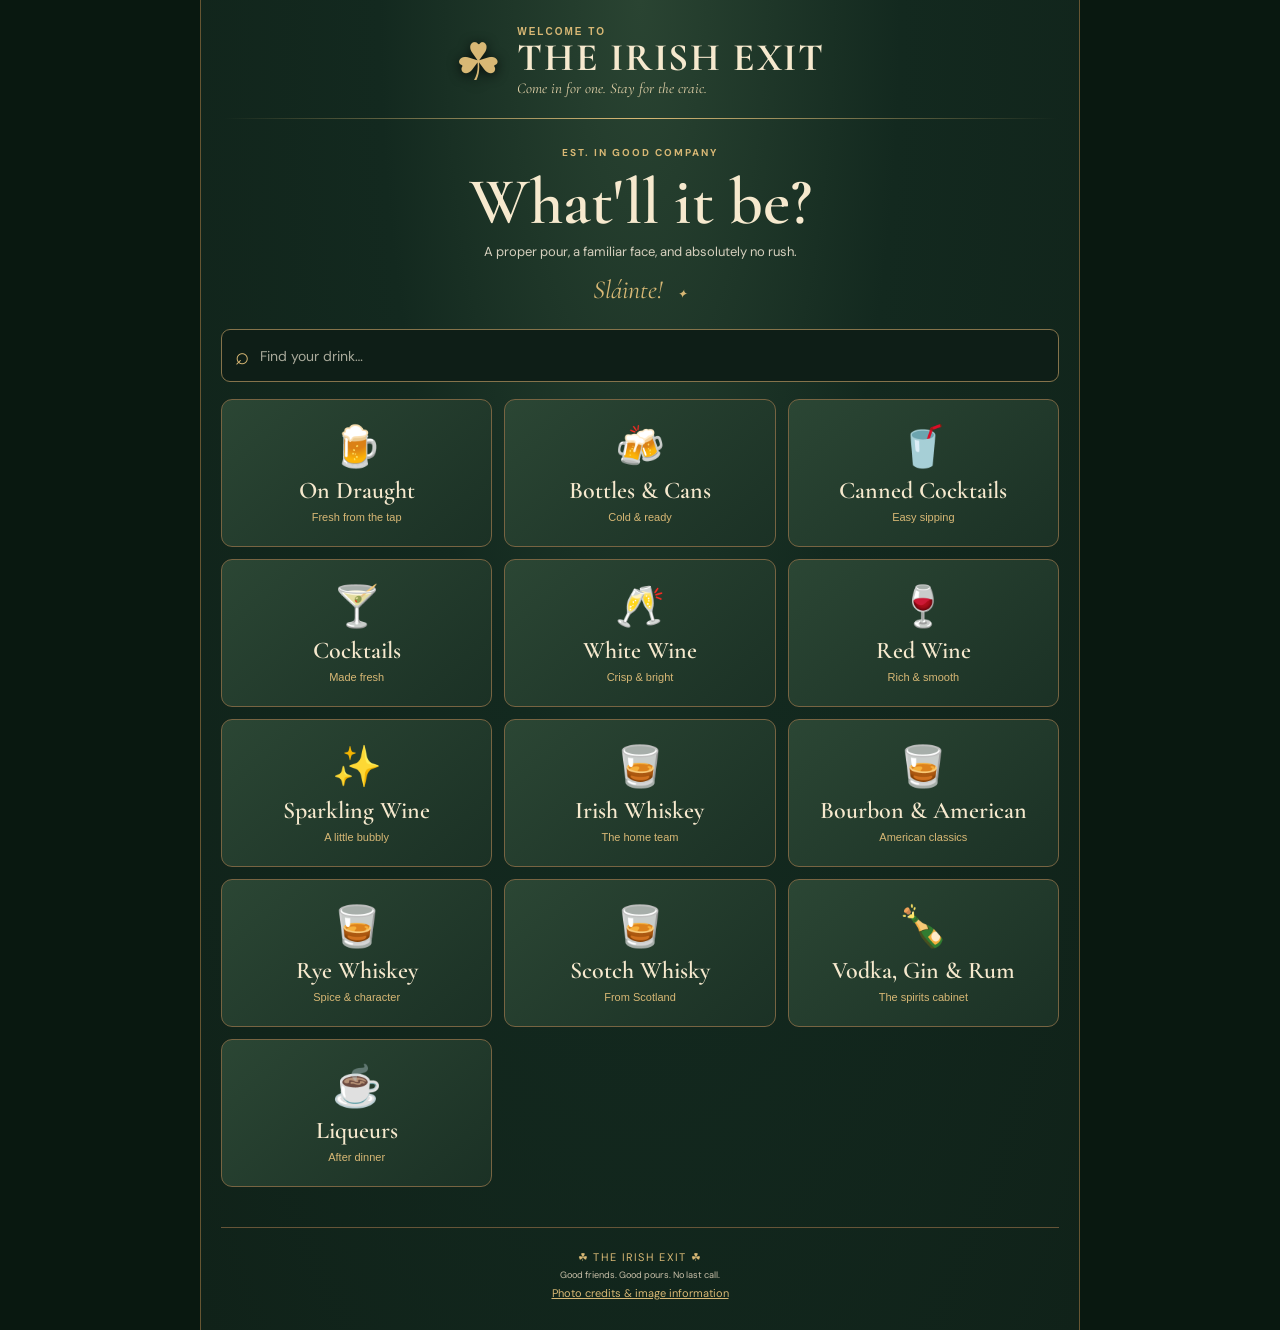
<file: index.html>
<!doctype html><html lang="en"><head><meta charset="utf-8"><meta name="viewport" content="width=device-width,initial-scale=1,viewport-fit=cover"><meta name="theme-color" content="#12251e"><meta name="description" content="The Irish Exit — a proper drink awaits."><link rel="manifest" href="manifest.webmanifest"><link rel="icon" href="icon.svg" type="image/svg+xml"><title>The Irish Exit · Drinks Menu</title><link rel="stylesheet" href="style.css"></head><body><div class="frame"><header><button class="brand" id="home" aria-label="Return to home"><span class="crest">☘</span><span><small>WELCOME TO</small><strong>THE IRISH EXIT</strong><em>Come in for one. Stay for the craic.</em></span></button><div class="rule"></div></header><main><section class="intro" id="intro"><div class="eyebrow">EST. IN GOOD COMPANY</div><h1>What'll it be?</h1><p>A proper pour, a familiar face, and absolutely no rush.</p><div class="signature">Sláinte! <span>✦</span></div></section><div class="toolbar"><button id="back" class="back hidden">← All categories</button><label class="search"><span>⌕</span><input id="search" placeholder="Find your drink…" autocomplete="off" aria-label="Search drinks"></label></div><div id="view"></div></main><footer><span>☘ THE IRISH EXIT ☘</span><small>Good friends. Good pours. No last call.</small><a href="photo-credits.html">Photo credits &amp; image information</a></footer></div><dialog id="detail"><div class="modal"><button id="close" class="close" aria-label="Close">×</button><div class="drink-art" id="art"></div><div class="eyebrow" id="detail-cat"></div><h2 id="detail-title"></h2><p id="detail-description"></p><div id="ingredients-wrap"><h3>WHAT'S IN IT</h3><p id="detail-ingredients"></p></div><button class="done" id="done">Back to menu</button></div></dialog><script src="app.js"></script></body></html>
</file>
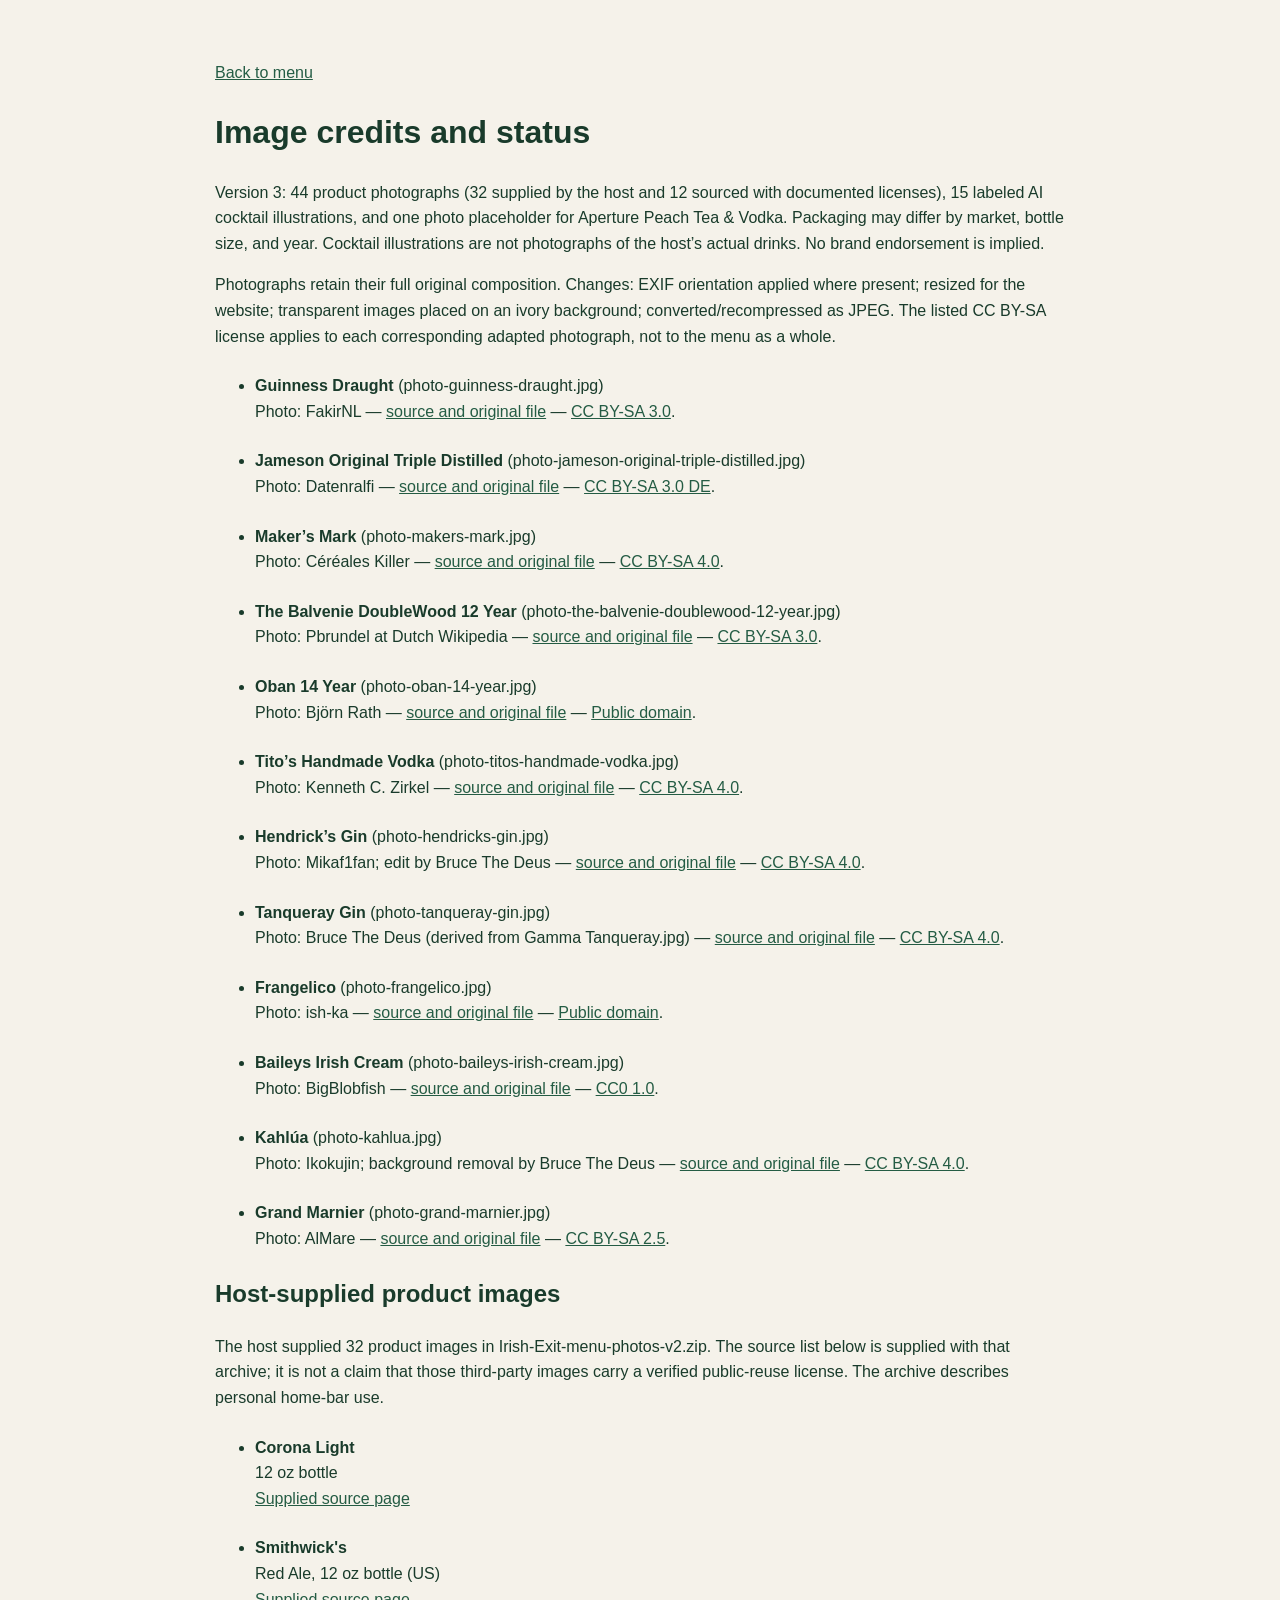
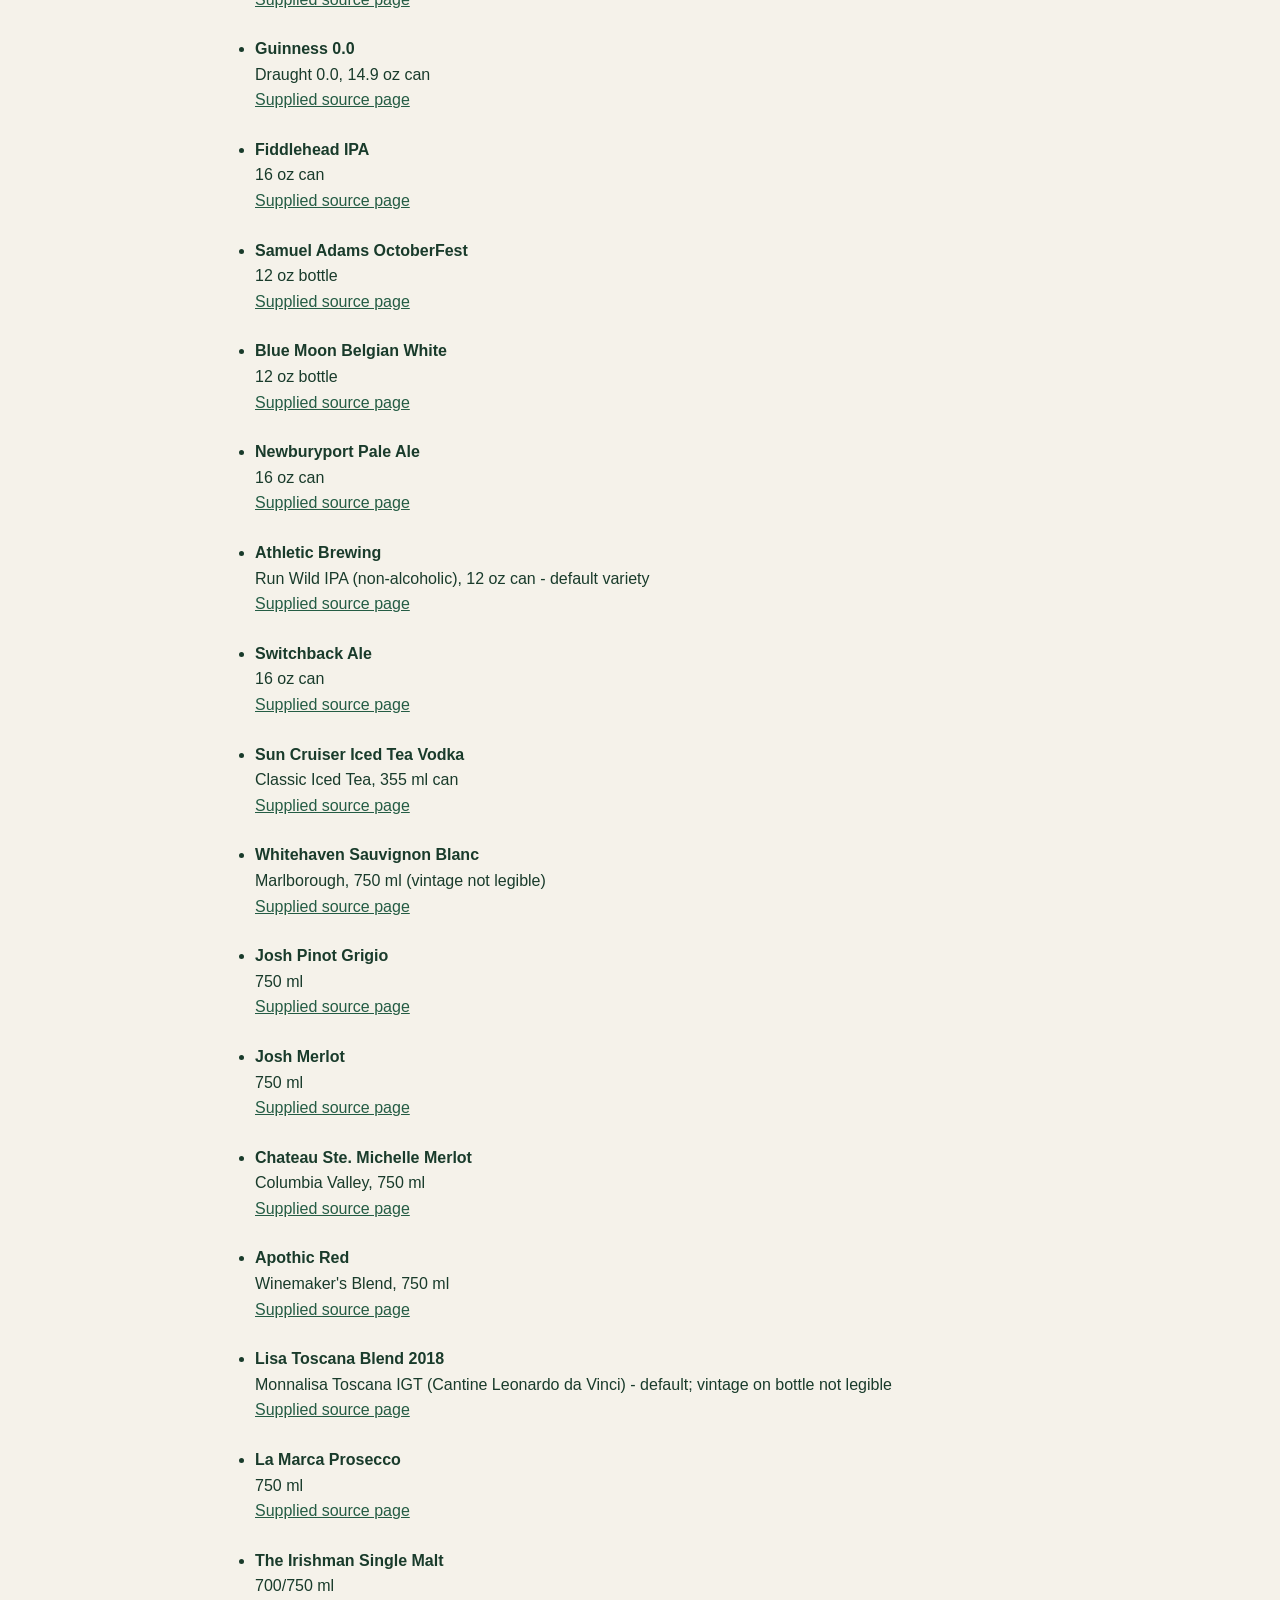
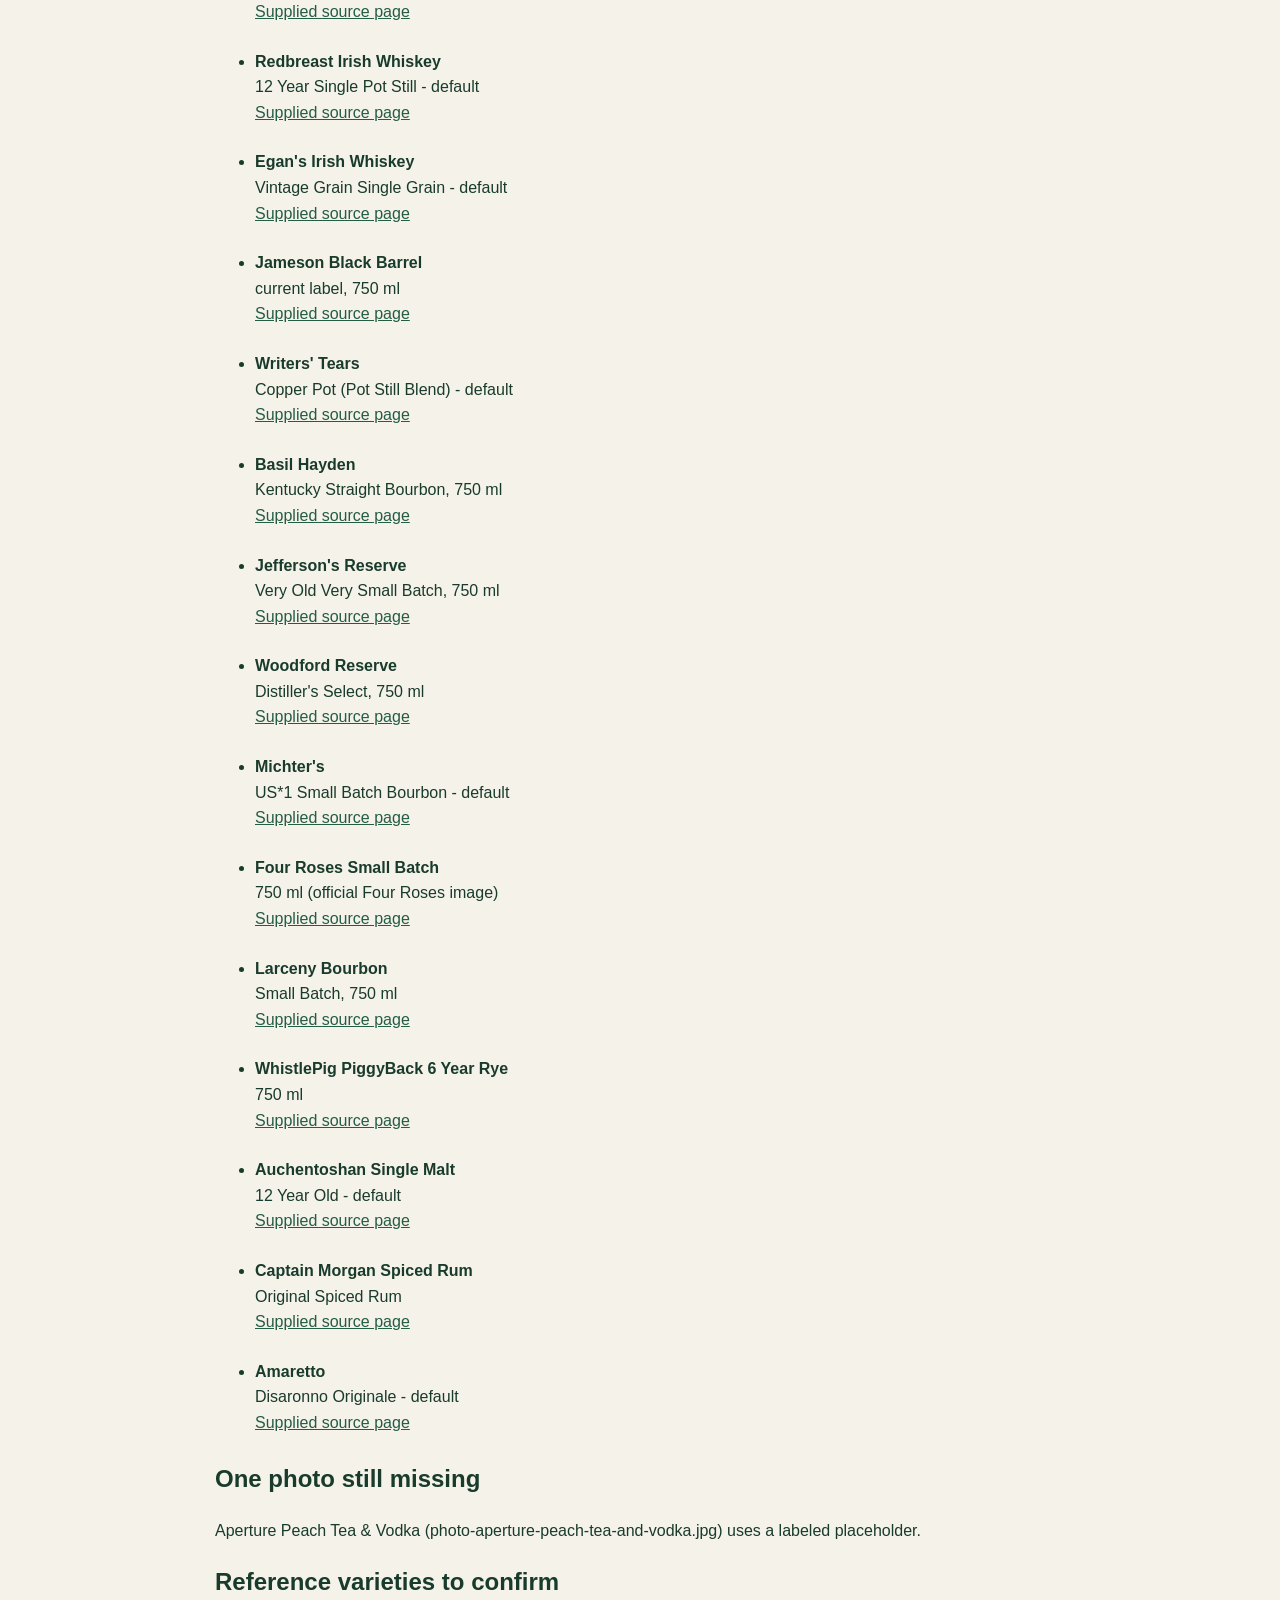
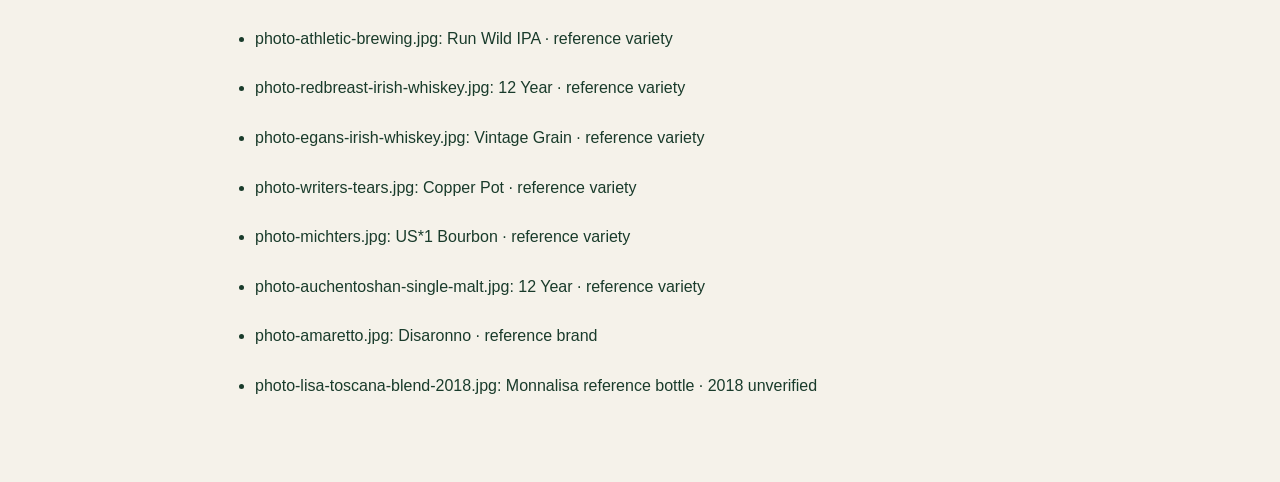
<file: photo-credits.html>
<!doctype html><html lang="en"><meta charset="utf-8"><meta name="viewport" content="width=device-width,initial-scale=1"><title>Image credits · The Irish Exit</title><style>body{max-width:850px;margin:40px auto;padding:20px;font:16px/1.6 Arial;background:#f5f2ea;color:#193b2b}a{color:#245c44}li{margin:24px 0}</style><a href="index.html">Back to menu</a><h1>Image credits and status</h1><p>Version 3: 44 product photographs (32 supplied by the host and 12 sourced with documented licenses), 15 labeled AI cocktail illustrations, and one photo placeholder for Aperture Peach Tea &amp; Vodka. Packaging may differ by market, bottle size, and year. Cocktail illustrations are not photographs of the host’s actual drinks. No brand endorsement is implied.</p><p>Photographs retain their full original composition. Changes: EXIF orientation applied where present; resized for the website; transparent images placed on an ivory background; converted/recompressed as JPEG. The listed CC BY-SA license applies to each corresponding adapted photograph, not to the menu as a whole.</p><ul><li><b>Guinness Draught</b> (photo-guinness-draught.jpg)<br>Photo: FakirNL — <a href="https://commons.wikimedia.org/wiki/File:Guinness_Draught.jpg">source and original file</a> — <a href="https://creativecommons.org/licenses/by-sa/3.0/">CC BY-SA 3.0</a>.</li><li><b>Jameson Original Triple Distilled</b> (photo-jameson-original-triple-distilled.jpg)<br>Photo: Datenralfi — <a href="https://commons.wikimedia.org/wiki/File:Jameson_Irish_Whiskey.JPG">source and original file</a> — <a href="https://creativecommons.org/licenses/by-sa/3.0/de/">CC BY-SA 3.0 DE</a>.</li><li><b>Maker’s Mark</b> (photo-makers-mark.jpg)<br>Photo: Céréales Killer — <a href="https://commons.wikimedia.org/wiki/File:Maker%27s_Mark.jpg">source and original file</a> — <a href="https://creativecommons.org/licenses/by-sa/4.0/">CC BY-SA 4.0</a>.</li><li><b>The Balvenie DoubleWood 12 Year</b> (photo-the-balvenie-doublewood-12-year.jpg)<br>Photo: Pbrundel at Dutch Wikipedia — <a href="https://commons.wikimedia.org/wiki/File:Balvenie_Whisky_Doublewood_12_years_old.jpg">source and original file</a> — <a href="https://creativecommons.org/licenses/by-sa/3.0/">CC BY-SA 3.0</a>.</li><li><b>Oban 14 Year</b> (photo-oban-14-year.jpg)<br>Photo: Björn Rath — <a href="https://commons.wikimedia.org/wiki/File:Oban_14yo.jpg">source and original file</a> — <a href="https://commons.wikimedia.org/wiki/File:Oban_14yo.jpg">Public domain</a>.</li><li><b>Tito’s Handmade Vodka</b> (photo-titos-handmade-vodka.jpg)<br>Photo: Kenneth C. Zirkel — <a href="https://commons.wikimedia.org/wiki/File:Tito%27s_Vodka_bottle_1.75L_size.jpg">source and original file</a> — <a href="https://creativecommons.org/licenses/by-sa/4.0/">CC BY-SA 4.0</a>.</li><li><b>Hendrick’s Gin</b> (photo-hendricks-gin.jpg)<br>Photo: Mikaf1fan; edit by Bruce The Deus — <a href="https://commons.wikimedia.org/wiki/File:Hendrick%27s_Gin_-_Bottle.png">source and original file</a> — <a href="https://creativecommons.org/licenses/by-sa/4.0/">CC BY-SA 4.0</a>.</li><li><b>Tanqueray Gin</b> (photo-tanqueray-gin.jpg)<br>Photo: Bruce The Deus (derived from Gamma Tanqueray.jpg) — <a href="https://commons.wikimedia.org/wiki/File:Tanqueray_bottle_Gin.png">source and original file</a> — <a href="https://creativecommons.org/licenses/by-sa/4.0/">CC BY-SA 4.0</a>.</li><li><b>Frangelico</b> (photo-frangelico.jpg)<br>Photo: ish-ka — <a href="https://commons.wikimedia.org/wiki/File:Frangelico_Bottle.JPG">source and original file</a> — <a href="https://commons.wikimedia.org/wiki/File:Frangelico_Bottle.JPG">Public domain</a>.</li><li><b>Baileys Irish Cream</b> (photo-baileys-irish-cream.jpg)<br>Photo: BigBlobfish — <a href="https://commons.wikimedia.org/wiki/File:Baileys_Original_Irish_Cream_Bottle.jpg">source and original file</a> — <a href="https://creativecommons.org/publicdomain/zero/1.0/">CC0 1.0</a>.</li><li><b>Kahlúa</b> (photo-kahlua.jpg)<br>Photo: Ikokujin; background removal by Bruce The Deus — <a href="https://commons.wikimedia.org/wiki/File:Kahl%C3%BAa_700ml_imported_glass_bottle_-_transparent_%282016%29.png">source and original file</a> — <a href="https://creativecommons.org/licenses/by-sa/4.0/">CC BY-SA 4.0</a>.</li><li><b>Grand Marnier</b> (photo-grand-marnier.jpg)<br>Photo: AlMare — <a href="https://commons.wikimedia.org/wiki/File:Grand_Marnier_Bottle.jpg">source and original file</a> — <a href="https://creativecommons.org/licenses/by-sa/2.5/">CC BY-SA 2.5</a>.</li></ul><h2>Host-supplied product images</h2><p>The host supplied 32 product images in Irish-Exit-menu-photos-v2.zip. The source list below is supplied with that archive; it is not a claim that those third-party images carry a verified public-reuse license. The archive describes personal home-bar use.</p><ul><li><b>Corona Light</b><br>12 oz bottle<br><a href="https://nlliquor.com/product/corona-light-6-pack-bottles/">Supplied source page</a></li><li><b>Smithwick&#x27;s</b><br>Red Ale, 12 oz bottle (US)<br><a href="https://www.kroger.com/p/smithwick-s-irish-ale/0008382007151">Supplied source page</a></li><li><b>Guinness 0.0</b><br>Draught 0.0, 14.9 oz can<br><a href="https://www.bayfields.com.au/shop/beers-ciders/non-alcoholic-beer/guinness-draught-0-0-alcohol-free-stout-cans-24-x-440ml-carton/">Supplied source page</a></li><li><b>Fiddlehead IPA</b><br>16 oz can<br><a href="https://fiddleheadbrewing.com/beer/fiddlehead-ipa/">Supplied source page</a></li><li><b>Samuel Adams OctoberFest</b><br>12 oz bottle<br><a href="https://norfolkwineandspirits.com/shop/sam-adams-octoberfest-6-pack-12-oz-bottled/">Supplied source page</a></li><li><b>Blue Moon Belgian White</b><br>12 oz bottle<br><a href="https://nuevatienda.superxtra.com/cerveza-blue-moon-belgian-white-botella-12-oz/p">Supplied source page</a></li><li><b>Newburyport Pale Ale</b><br>16 oz can<br><a href="https://www.nbptbrewing.com/">Supplied source page</a></li><li><b>Athletic Brewing</b><br>Run Wild IPA (non-alcoholic), 12 oz can - default variety<br><a href="https://www.webstaurantstore.com/athletic-brewing-co-run-wild-non-alcoholic-ipa-12-fl-oz-6-pack-case/115ATRUNWILKT.html">Supplied source page</a></li><li><b>Switchback Ale</b><br>16 oz can<br><a href="https://halftimebeverage.com/switchback-ale-16oz-21701">Supplied source page</a></li><li><b>Sun Cruiser Iced Tea Vodka</b><br>Classic Iced Tea, 355 ml can<br><a href="https://www.instacart.com/products/44123960-sun-cruiser-ice-tea-vodka-classic-iced-tea-12-fl-oz">Supplied source page</a></li><li><b>Whitehaven Sauvignon Blanc</b><br>Marlborough, 750 ml (vintage not legible)<br><a href="https://digital.bedachung-gemuend.de/2024-whitehaven-marlborough-sauvignon-blanc/">Supplied source page</a></li><li><b>Josh Pinot Grigio</b><br>750 ml<br><a href="https://postmates.com/store/total-liquor-&amp;-wine/wPGtV0qKVMindt9bXD0Evg/463f1a58-2f1d-512e-b52d-af4b0d6a223b/3e5b22e4-e226-5174-beef-b805d41572c0/cb2fdefb-cad1-500d-8714-42825c9556ef">Supplied source page</a></li><li><b>Josh Merlot</b><br>750 ml<br><a href="https://www.marketviewliquor.com/product/wine/josh-cellars-merlot-750ml">Supplied source page</a></li><li><b>Chateau Ste. Michelle Merlot</b><br>Columbia Valley, 750 ml<br><a href="https://www.winedirect.co.uk/wine/chateau-ste-michelle-columbia-valley-merlot-2021">Supplied source page</a></li><li><b>Apothic Red</b><br>Winemaker&#x27;s Blend, 750 ml<br><a href="https://3brothersliquor.com/products/apothic-red-winemakers-blend-rich-smooth-red-wine">Supplied source page</a></li><li><b>Lisa Toscana Blend 2018</b><br>Monnalisa Toscana IGT (Cantine Leonardo da Vinci) - default; vintage on bottle not legible<br><a href="https://www.magnanibruno.com/prodotto/leonardo-da-vinci-monnalisa-toscana/">Supplied source page</a></li><li><b>La Marca Prosecco</b><br>750 ml<br><a href="https://pngset.com/download-free-png-wufly">Supplied source page</a></li><li><b>The Irishman Single Malt</b><br>700/750 ml<br><a href="https://www.nicks.com.au/products/the-irishman-single-malt-irish-whiskey-1000ml">Supplied source page</a></li><li><b>Redbreast Irish Whiskey</b><br>12 Year Single Pot Still - default<br><a href="https://bottlebarn.com/products/redbreast-irish-whiskey-12-year-750ml">Supplied source page</a></li><li><b>Egan&#x27;s Irish Whiskey</b><br>Vintage Grain Single Grain - default<br><a href="https://www.nicks.com.au/products/egan-s-vintage-single-grain-irish-whiskey-700ml">Supplied source page</a></li><li><b>Jameson Black Barrel</b><br>current label, 750 ml<br><a href="https://bottlebarn.com/products/jameson-black-barrel-irish-whiskey-750ml">Supplied source page</a></li><li><b>Writers&#x27; Tears</b><br>Copper Pot (Pot Still Blend) - default<br><a href="https://www.thebottleclub.com/products/writers-tears-copper-pot-irish-whiskey-70-cl">Supplied source page</a></li><li><b>Basil Hayden</b><br>Kentucky Straight Bourbon, 750 ml<br><a href="https://spiritory.com/basil-hayden-kentucky-straight-bourbon-whiskey">Supplied source page</a></li><li><b>Jefferson&#x27;s Reserve</b><br>Very Old Very Small Batch, 750 ml<br><a href="https://www.continentalws.com/products/jeffersons-reserve-very-small-batch">Supplied source page</a></li><li><b>Woodford Reserve</b><br>Distiller&#x27;s Select, 750 ml<br><a href="https://www.whisky-online.com/products/woodford-reserve-bourbon-distillers-select-batch-88">Supplied source page</a></li><li><b>Michter&#x27;s</b><br>US*1 Small Batch Bourbon - default<br><a href="https://www.binnys.com/spirits/whiskey/michters-us-small-batch-bourbon-194814">Supplied source page</a></li><li><b>Four Roses Small Batch</b><br>750 ml (official Four Roses image)<br><a href="https://www.fourrosesbourbon.com/bourbon/small-batch">Supplied source page</a></li><li><b>Larceny Bourbon</b><br>Small Batch, 750 ml<br><a href="https://www.larcenybourbon.com/">Supplied source page</a></li><li><b>WhistlePig PiggyBack 6 Year Rye</b><br>750 ml<br><a href="https://www.binnys.com/spirits/whiskey/whistlepig-piggyback-year-old-rye-975650">Supplied source page</a></li><li><b>Auchentoshan Single Malt</b><br>12 Year Old - default<br><a href="https://botello.sg/product/auchentoshan-single-malt-12-years/">Supplied source page</a></li><li><b>Captain Morgan Spiced Rum</b><br>Original Spiced Rum<br><a href="https://wliquorstore.com/product/captain-morgan-original-spiced-rum-750ml/">Supplied source page</a></li><li><b>Amaretto</b><br>Disaronno Originale - default<br><a href="https://elcerritoliquor.com/products/disaronno-originale-amaretto-liqueur-750ml">Supplied source page</a></li></ul><h2>One photo still missing</h2><p>Aperture Peach Tea &amp; Vodka (photo-aperture-peach-tea-and-vodka.jpg) uses a labeled placeholder.</p><h2>Reference varieties to confirm</h2><ul><li>photo-athletic-brewing.jpg: Run Wild IPA · reference variety</li><li>photo-redbreast-irish-whiskey.jpg: 12 Year · reference variety</li><li>photo-egans-irish-whiskey.jpg: Vintage Grain · reference variety</li><li>photo-writers-tears.jpg: Copper Pot · reference variety</li><li>photo-michters.jpg: US*1 Bourbon · reference variety</li><li>photo-auchentoshan-single-malt.jpg: 12 Year · reference variety</li><li>photo-amaretto.jpg: Disaronno · reference brand</li><li>photo-lisa-toscana-blend-2018.jpg: Monnalisa reference bottle · 2018 unverified</li></ul></html>
</file>
<file: style.css>
@import url('https://fonts.googleapis.com/css2?family=Cormorant+Garamond:wght@500;600;700&family=DM+Sans:wght@400;500;600;700&display=swap');
:root{color-scheme:dark;--bg:#12251e;--panel:#203a2c;--gold:#d8b875;--cream:#f6e9ce;--muted:#c3c3b2}*{box-sizing:border-box}body{margin:0;background:#091810;color:var(--cream);font-family:'DM Sans',Arial,sans-serif}.frame{max-width:880px;margin:auto;min-height:100dvh;background:radial-gradient(ellipse at 50% 0%,#2a4432 0%,#13291f 42%,#102219 100%);border-left:1px solid #665532;border-right:1px solid #665532}header{padding:25px 22px 0}.brand{width:100%;background:none;border:0;color:inherit;display:flex;align-items:center;justify-content:center;gap:15px;text-align:left;cursor:pointer}.crest{font-size:52px;color:var(--gold);text-shadow:0 2px 12px #080e0b}.brand span:last-child{display:flex;flex-direction:column}.brand small,.eyebrow{color:var(--gold);letter-spacing:.2em;font-size:10px;font-weight:700}.brand strong{font:700 clamp(26px,5vw,39px)/1.08 'Cormorant Garamond',Georgia,serif;letter-spacing:.045em}.brand em{font:italic 15px 'Cormorant Garamond',Georgia,serif;color:#dfcfa7}.rule{height:1px;background:linear-gradient(90deg,transparent,var(--gold),transparent);margin-top:20px}main{padding:0 20px 25px}.intro{text-align:center;padding:27px 5px 16px}.intro h1{font:600 clamp(43px,8vw,66px)/1 'Cormorant Garamond',Georgia,serif;margin:10px 0 8px}.intro p{font-size:13px;color:#d6d0be;margin:0}.signature{color:var(--gold);font:italic 26px 'Cormorant Garamond',Georgia,serif;margin-top:14px}.signature span{font-size:12px;margin-left:8px}.toolbar{display:flex;gap:10px;align-items:center;margin:8px 0 17px}.search{border:1px solid #85734b;border-radius:9px;display:flex;align-items:center;gap:9px;padding:10px 13px;flex:1;background:#0e1e17}.search span{font-size:24px;color:var(--gold)}input{width:100%;border:0;outline:0;background:transparent;color:var(--cream);font:14px 'DM Sans',Arial,sans-serif}input::placeholder{color:#a9aa9b}.back{border:1px solid #8a764d;color:var(--gold);background:#203629;padding:12px;border-radius:8px;cursor:pointer}.hidden{display:none!important}.tiles{display:grid;grid-template-columns:repeat(2,minmax(0,1fr));gap:12px}.tile,.drink{background:linear-gradient(140deg,#2b4634,#1b3125);border:1px solid #776442;border-radius:11px;color:var(--cream);text-align:left;cursor:pointer;transition:transform .15s,border-color .15s}.tile:active,.drink:active{transform:scale(.98)}.tile{min-height:148px;display:flex;flex-direction:column;justify-content:center;align-items:center;padding:15px;gap:6px}.tile .emoji{font-size:40px}.tile strong{font:600 24px 'Cormorant Garamond',Georgia,serif;text-align:center}.tile small{font-size:11px;color:var(--gold)}.section-head{font:600 37px 'Cormorant Garamond',Georgia,serif;text-align:center;margin:8px 0 17px}.drinks{display:grid;grid-template-columns:repeat(2,minmax(0,1fr));gap:12px}.drink{min-height:154px;padding:16px;display:flex;flex-direction:column;align-items:center;justify-content:center;gap:8px;text-align:center}.drink .emoji{font-size:42px;line-height:1}.drink strong{font:600 23px/1.05 'Cormorant Garamond',Georgia,serif}.drink small{color:var(--gold);font-size:11px}.empty{text-align:center;color:var(--muted);padding:50px 0}footer{border-top:1px solid #675538;margin:15px 20px 0;padding:22px 0 30px;display:flex;flex-direction:column;gap:5px;align-items:center;color:var(--gold);font-size:11px;letter-spacing:.12em}footer small{color:#c9c0a9;letter-spacing:0}dialog{border:1px solid #b3995b;border-radius:15px;padding:0;background:#193023;color:var(--cream);width:min(90vw,460px);max-height:90dvh;box-shadow:0 25px 90px #000b}dialog::backdrop{background:#050b08d9}.modal{padding:24px 25px 28px;text-align:center;position:relative}.close{position:absolute;right:12px;top:10px;border:0;background:transparent;color:var(--gold);font-size:32px;cursor:pointer}.drink-art{font-size:90px;padding:8px 0 14px;text-shadow:0 12px 25px #0008}.modal h2{font:600 43px/1.02 'Cormorant Garamond',Georgia,serif;margin:9px 0 12px}.modal p{line-height:1.6;color:#ded9ca;font-size:14px}.modal h3{color:var(--gold);font-size:11px;letter-spacing:.18em;margin-top:24px}.done{width:100%;background:var(--gold);color:#14251b;border:0;padding:13px;border-radius:8px;font-weight:700;margin-top:16px;cursor:pointer}@media(min-width:650px){.tiles{grid-template-columns:repeat(3,1fr)}.drinks{grid-template-columns:repeat(3,1fr)}}@media(max-width:360px){main{padding:0 12px 18px}.tile strong{font-size:20px}.drink strong{font-size:20px}}

/* Version 2: individual drink photography */
.drink{padding:10px 10px 15px;justify-content:flex-start;min-height:215px}.drink-photo{display:block;width:100%;height:140px;object-fit:contain;background:#f5f2ea;border-radius:7px}.drink strong{font-size:21px;margin-top:3px}.drink small{font-size:9px}.drink-art{padding:14px 0 8px;font-size:inherit;text-shadow:none}.drink-art img{width:min(100%,260px);height:260px;object-fit:contain;background:#f5f2ea;border-radius:10px}.modal{overflow-y:auto;max-height:90dvh}@media(max-width:420px){.drink-photo{height:125px}.drink{min-height:200px}.drink strong{font-size:19px}}

/* V3: honest image status and source link */
.photo-note{display:block;color:#ded9ca;font:11px Arial,sans-serif;line-height:1.4;margin:5px 0}.drink .photo-note{font-size:10px}footer a{color:#d8b875;letter-spacing:0}
</file>
